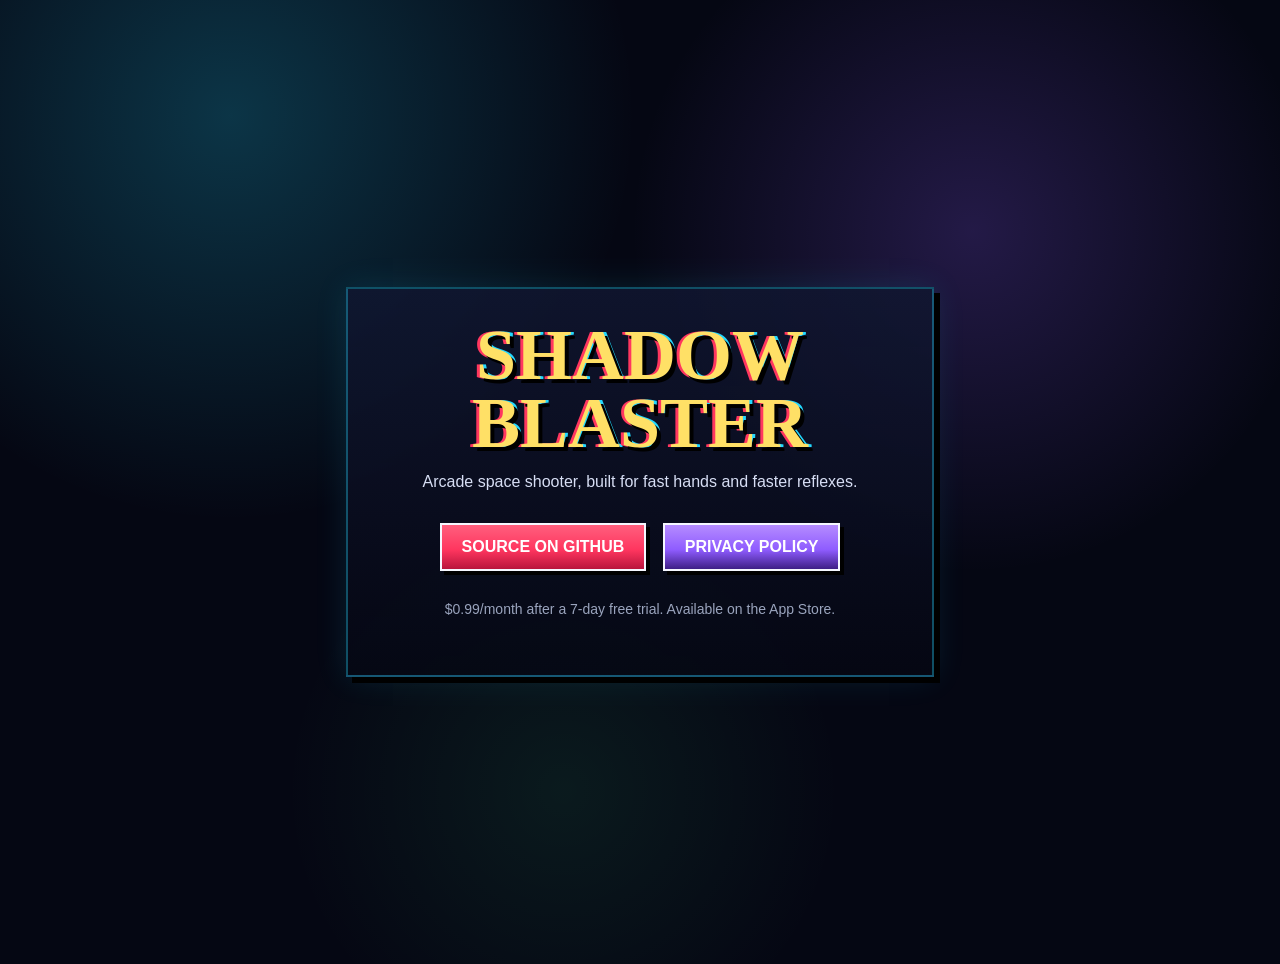
<file: docs/index.html>
<!doctype html>
<html lang="en">
<head>
  <meta charset="utf-8">
  <meta name="viewport" content="width=device-width, initial-scale=1">
  <title>Shadow Blaster</title>
  <style>
    body {
      margin: 0;
      min-height: 100vh;
      display: grid;
      place-items: center;
      background:
        radial-gradient(circle at 18% 12%, rgba(35, 216, 255, 0.22), transparent 30%),
        radial-gradient(circle at 76% 24%, rgba(143, 92, 255, 0.22), transparent 28%),
        radial-gradient(circle at 44% 82%, rgba(72, 255, 155, 0.08), transparent 26%),
        #050713;
      color: #f5f7ff;
      font: 16px/1.55 -apple-system, BlinkMacSystemFont, "Helvetica Neue", Arial, sans-serif;
      padding: 32px 22px;
    }
    .card {
      max-width: 520px;
      text-align: center;
      padding: 32px;
      border: 2px solid rgba(35, 216, 255, 0.34);
      background: linear-gradient(180deg, rgba(16, 22, 48, 0.86), rgba(5, 7, 19, 0.82));
      box-shadow: 6px 6px 0 #000, 0 0 30px rgba(35, 216, 255, 0.12);
    }
    h1 {
      margin: 0 0 12px;
      color: #ffe066;
      font-size: clamp(40px, 9vw, 72px);
      line-height: 0.95;
      text-shadow: 4px 4px 0 #000, -3px 0 0 #ff365f, 3px 0 0 #23d8ff;
      text-transform: uppercase;
      font-family: "Audiowide", "Impact", fantasy;
    }
    p { margin: 8px 0 22px; color: #d7def4; }
    a {
      display: inline-block;
      margin: 6px;
      padding: 10px 20px;
      border: 2px solid #f5f7ff;
      background: linear-gradient(180deg, #b58cff 0%, #8f5cff 56%, #3e1f86 100%);
      color: #fff;
      text-decoration: none;
      text-transform: uppercase;
      box-shadow: 4px 4px 0 #000;
      font-weight: 700;
    }
    a:hover { transform: translate(-1px, -1px); box-shadow: 5px 5px 0 #000; }
    a.primary {
      background: linear-gradient(180deg, #ff5f7e 0%, #ff365f 56%, #b9153c 100%);
    }
    .muted { color: #9aa4bd; font-size: 14px; margin-top: 22px; }
  </style>
</head>
<body>
  <main class="card">
    <h1>Shadow Blaster</h1>
    <p>Arcade space shooter, built for fast hands and faster reflexes.</p>
    <p>
      <a class="primary" href="https://github.com/xADROCx1/shadow-blaster">Source on GitHub</a>
      <a href="privacy-policy.html">Privacy Policy</a>
    </p>
    <p class="muted">$0.99/month after a 7-day free trial. Available on the App Store.</p>
  </main>
</body>
</html>
</file>
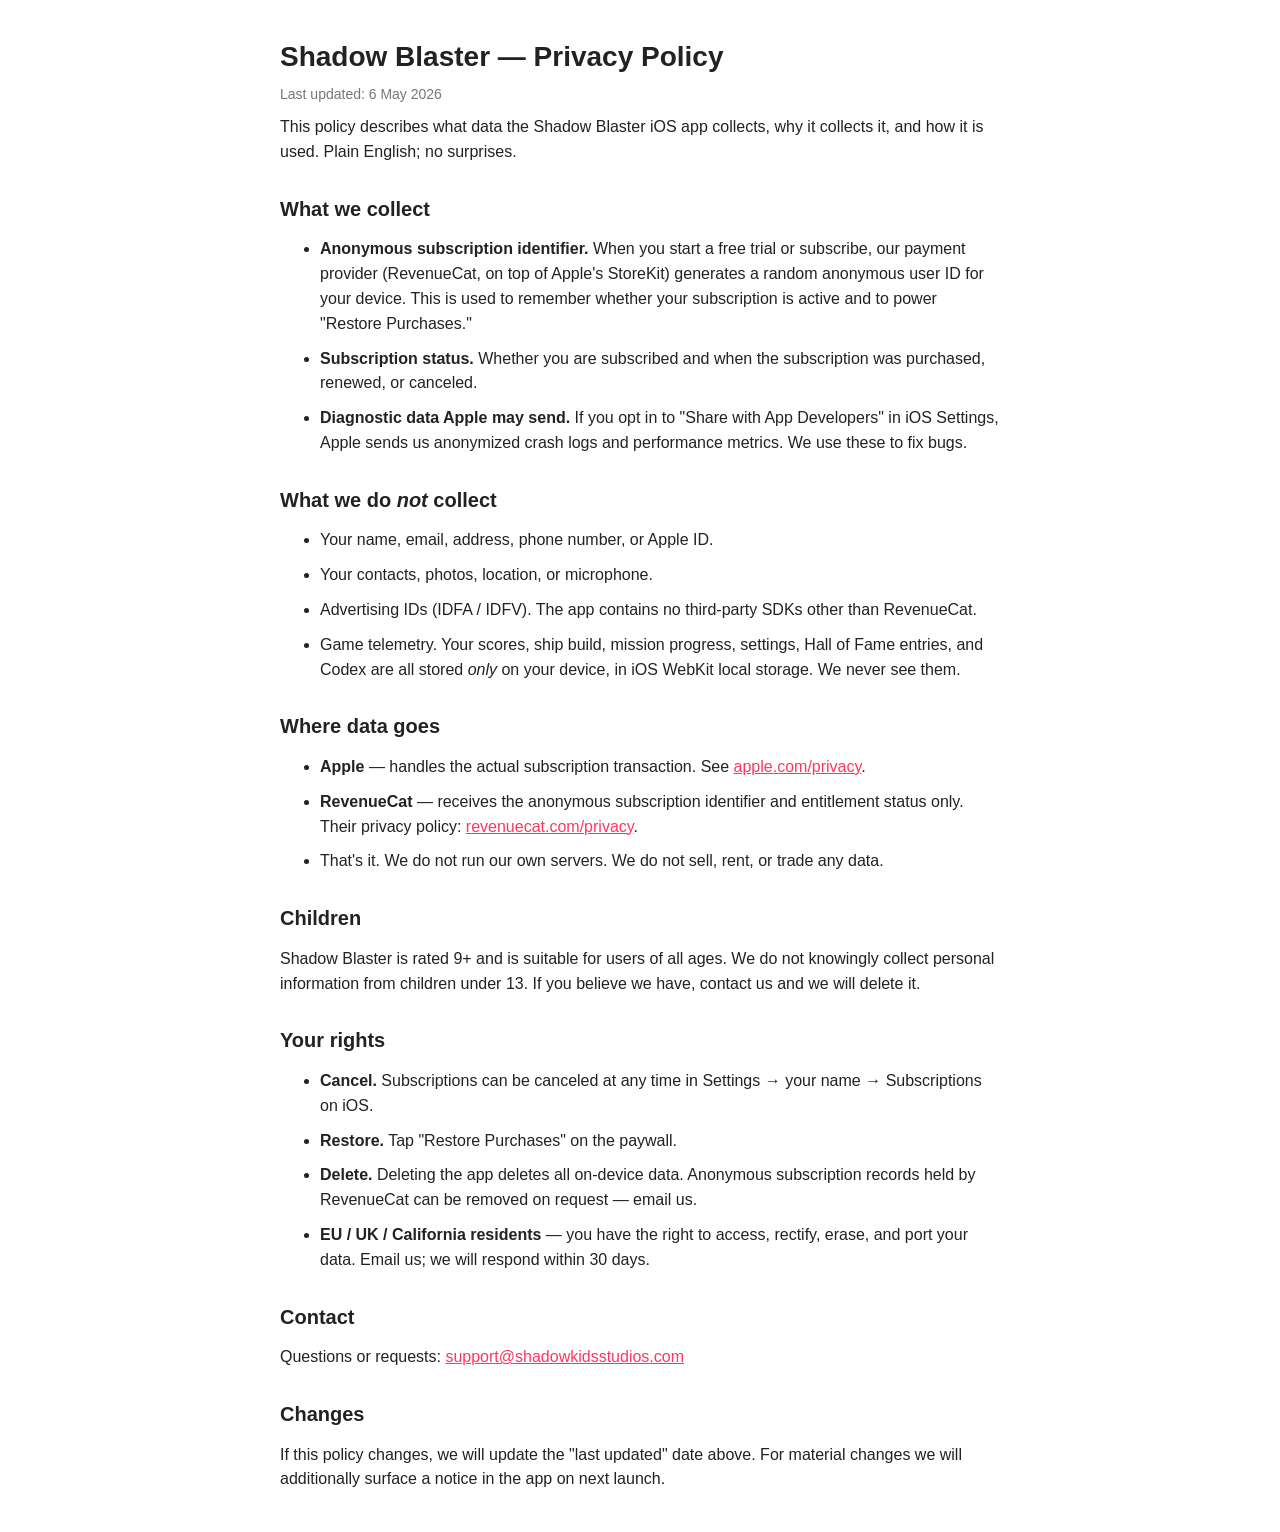
<file: docs/privacy-policy.html>
<!doctype html>
<html lang="en">
<head>
  <meta charset="utf-8">
  <meta name="viewport" content="width=device-width, initial-scale=1">
  <title>Shadow Blaster — Privacy Policy</title>
  <style>
    body { font: 16px/1.55 -apple-system, BlinkMacSystemFont, "Helvetica Neue", Arial, sans-serif;
           max-width: 720px; margin: 40px auto; padding: 0 22px; color: #222; }
    h1, h2 { line-height: 1.2; }
    h1 { font-size: 28px; margin-bottom: 4px; }
    h2 { margin-top: 32px; font-size: 20px; }
    p, li { margin: 10px 0; }
    code { background: #f3f3f6; padding: 2px 5px; border-radius: 3px; font-size: 13px; }
    .muted { color: #777; font-size: 14px; }
    a { color: #ff365f; }
  </style>
</head>
<body>

<h1>Shadow Blaster — Privacy Policy</h1>
<p class="muted">Last updated: 6 May 2026</p>

<p>This policy describes what data the Shadow Blaster iOS app collects, why it
collects it, and how it is used. Plain English; no surprises.</p>

<h2>What we collect</h2>
<ul>
  <li><strong>Anonymous subscription identifier.</strong> When you start a free
    trial or subscribe, our payment provider (RevenueCat, on top of Apple's
    StoreKit) generates a random anonymous user ID for your device. This is
    used to remember whether your subscription is active and to power
    "Restore Purchases."</li>
  <li><strong>Subscription status.</strong> Whether you are subscribed and
    when the subscription was purchased, renewed, or canceled.</li>
  <li><strong>Diagnostic data Apple may send.</strong> If you opt in to
    "Share with App Developers" in iOS Settings, Apple sends us anonymized
    crash logs and performance metrics. We use these to fix bugs.</li>
</ul>

<h2>What we do <em>not</em> collect</h2>
<ul>
  <li>Your name, email, address, phone number, or Apple ID.</li>
  <li>Your contacts, photos, location, or microphone.</li>
  <li>Advertising IDs (IDFA / IDFV). The app contains no third-party SDKs
    other than RevenueCat.</li>
  <li>Game telemetry. Your scores, ship build, mission progress, settings,
    Hall of Fame entries, and Codex are all stored <em>only</em> on your
    device, in iOS WebKit local storage. We never see them.</li>
</ul>

<h2>Where data goes</h2>
<ul>
  <li><strong>Apple</strong> — handles the actual subscription transaction.
    See <a href="https://www.apple.com/legal/privacy/">apple.com/privacy</a>.</li>
  <li><strong>RevenueCat</strong> — receives the anonymous subscription
    identifier and entitlement status only. Their privacy policy:
    <a href="https://www.revenuecat.com/privacy">revenuecat.com/privacy</a>.</li>
  <li>That's it. We do not run our own servers. We do not sell, rent, or
    trade any data.</li>
</ul>

<h2>Children</h2>
<p>Shadow Blaster is rated 9+ and is suitable for users of all ages. We do
not knowingly collect personal information from children under 13. If you
believe we have, contact us and we will delete it.</p>

<h2>Your rights</h2>
<ul>
  <li><strong>Cancel.</strong> Subscriptions can be canceled at any time in
    Settings → your name → Subscriptions on iOS.</li>
  <li><strong>Restore.</strong> Tap "Restore Purchases" on the paywall.</li>
  <li><strong>Delete.</strong> Deleting the app deletes all on-device data.
    Anonymous subscription records held by RevenueCat can be removed on
    request — email us.</li>
  <li><strong>EU / UK / California residents</strong> — you have the right
    to access, rectify, erase, and port your data. Email us; we will respond
    within 30 days.</li>
</ul>

<h2>Contact</h2>
<p>Questions or requests: <a href="mailto:support@shadowkidsstudios.com">support@shadowkidsstudios.com</a></p>

<h2>Changes</h2>
<p>If this policy changes, we will update the "last updated" date above. For
material changes we will additionally surface a notice in the app on next
launch.</p>

</body>
</html>
</file>
